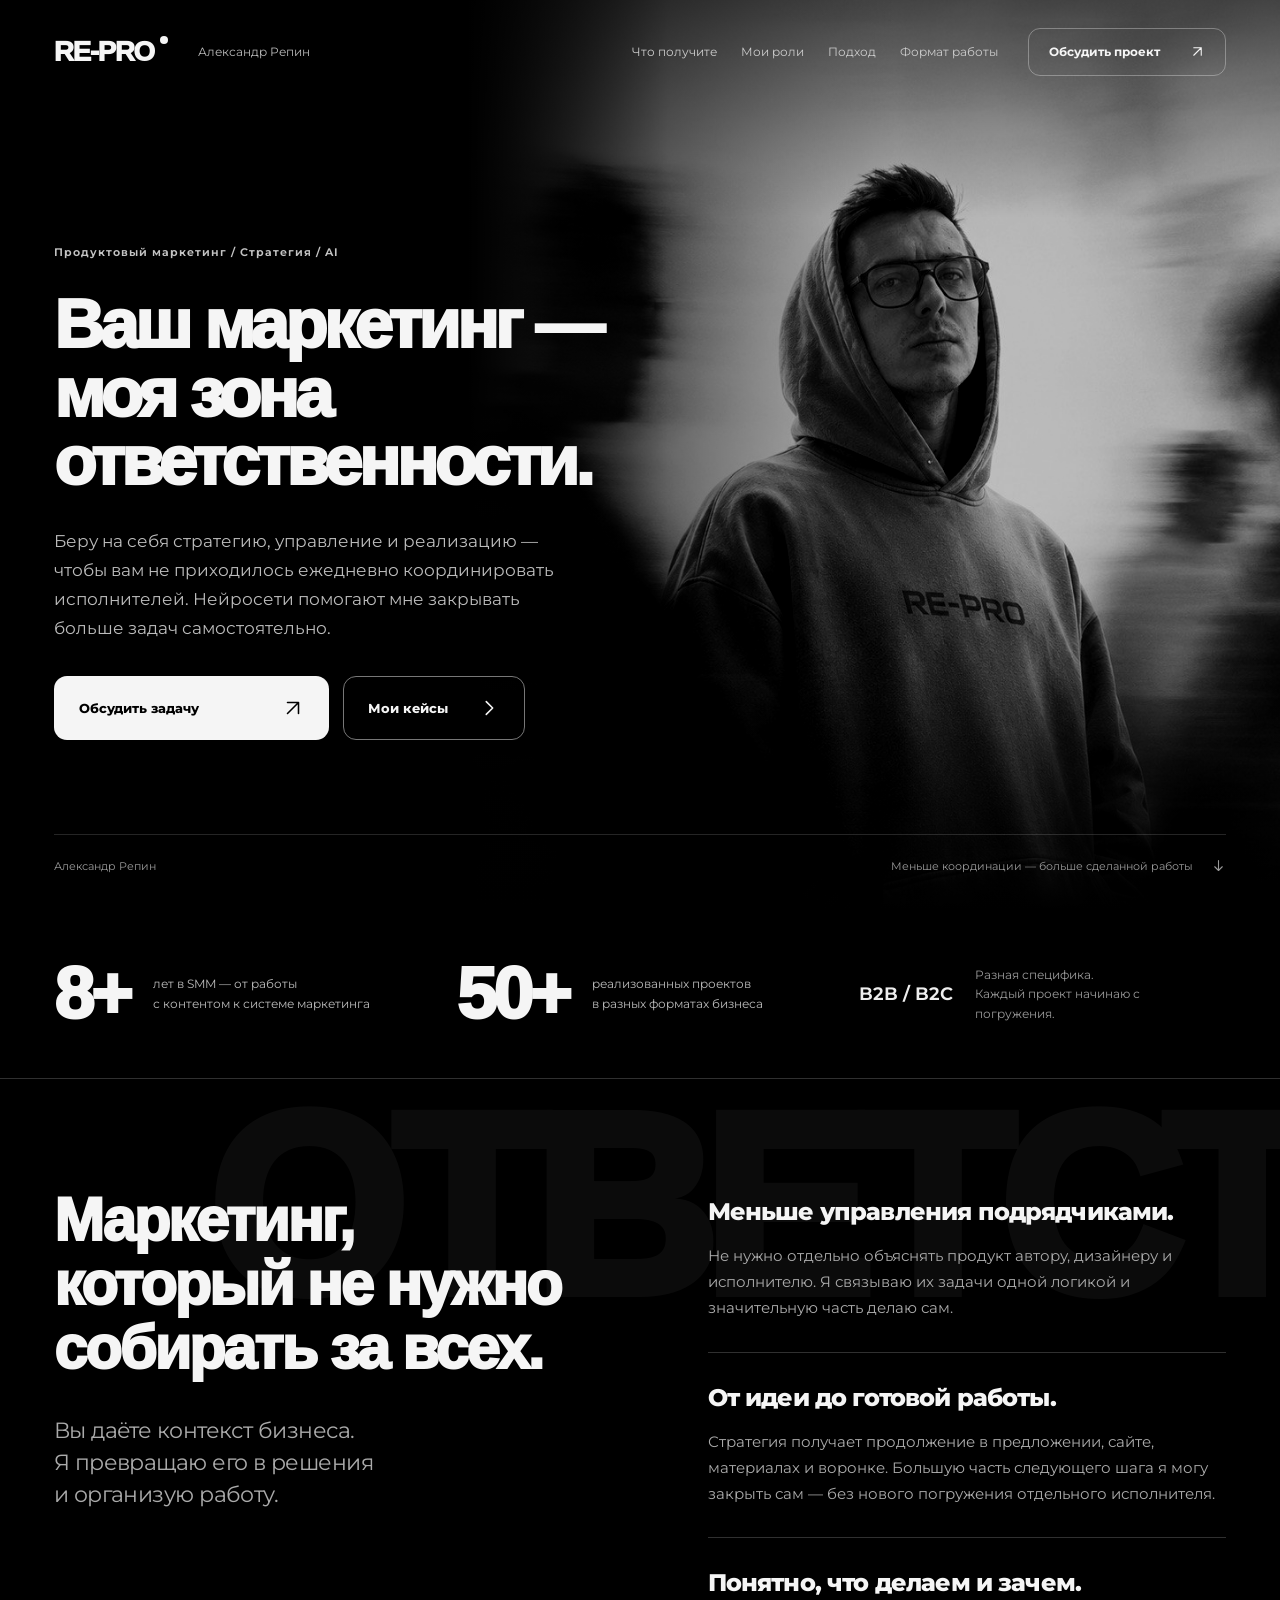
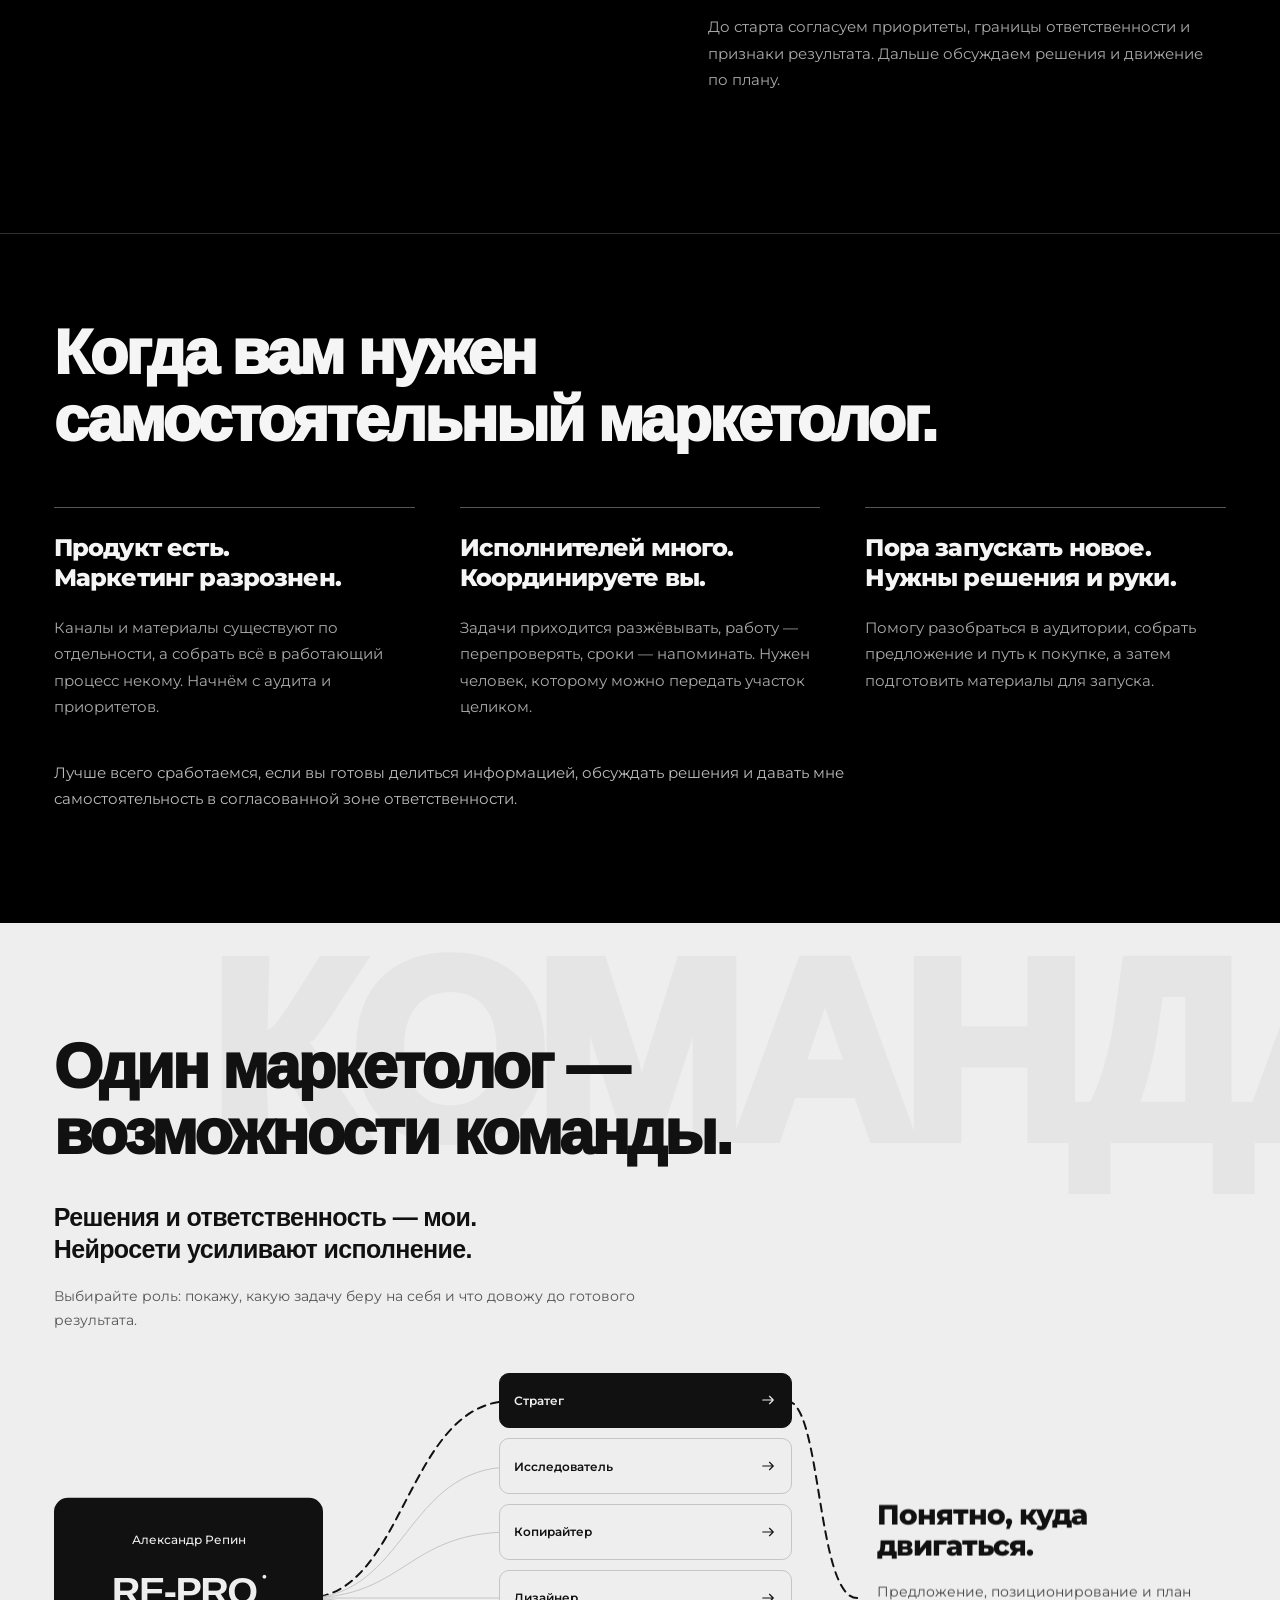
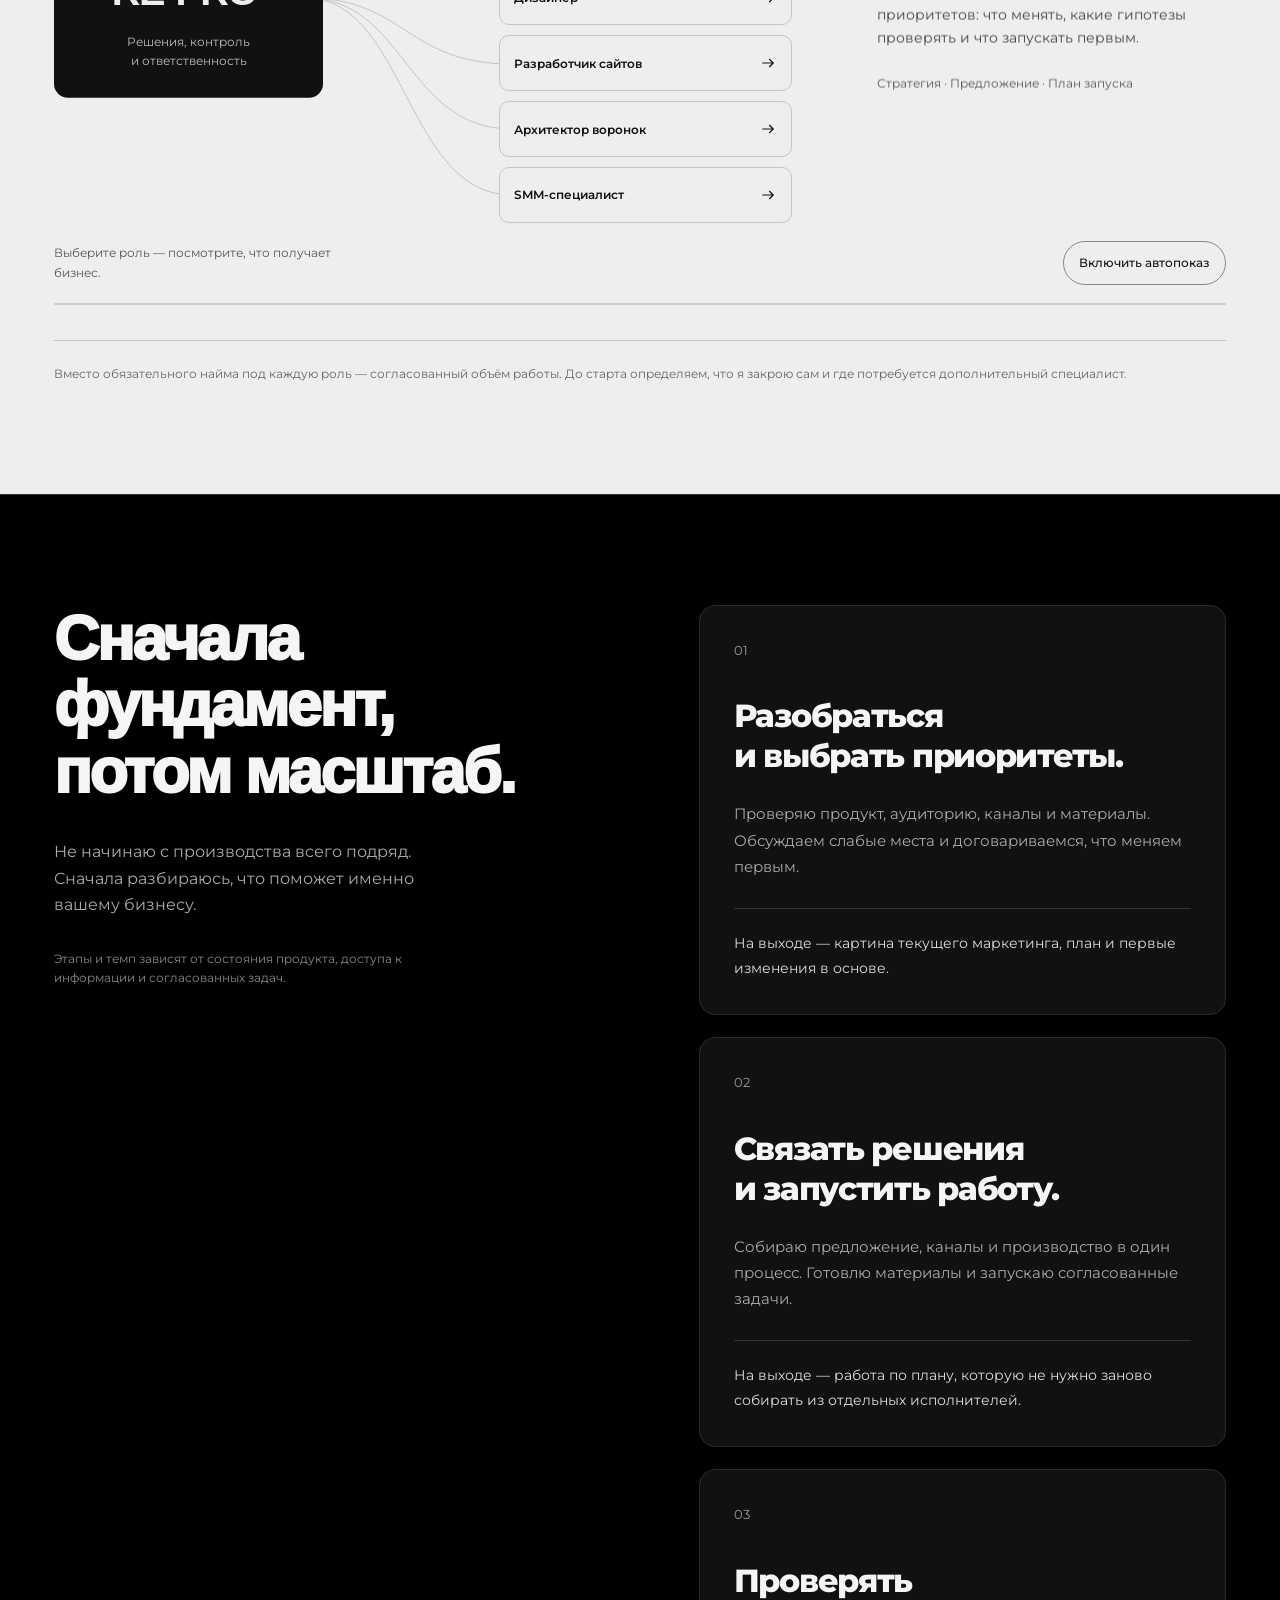
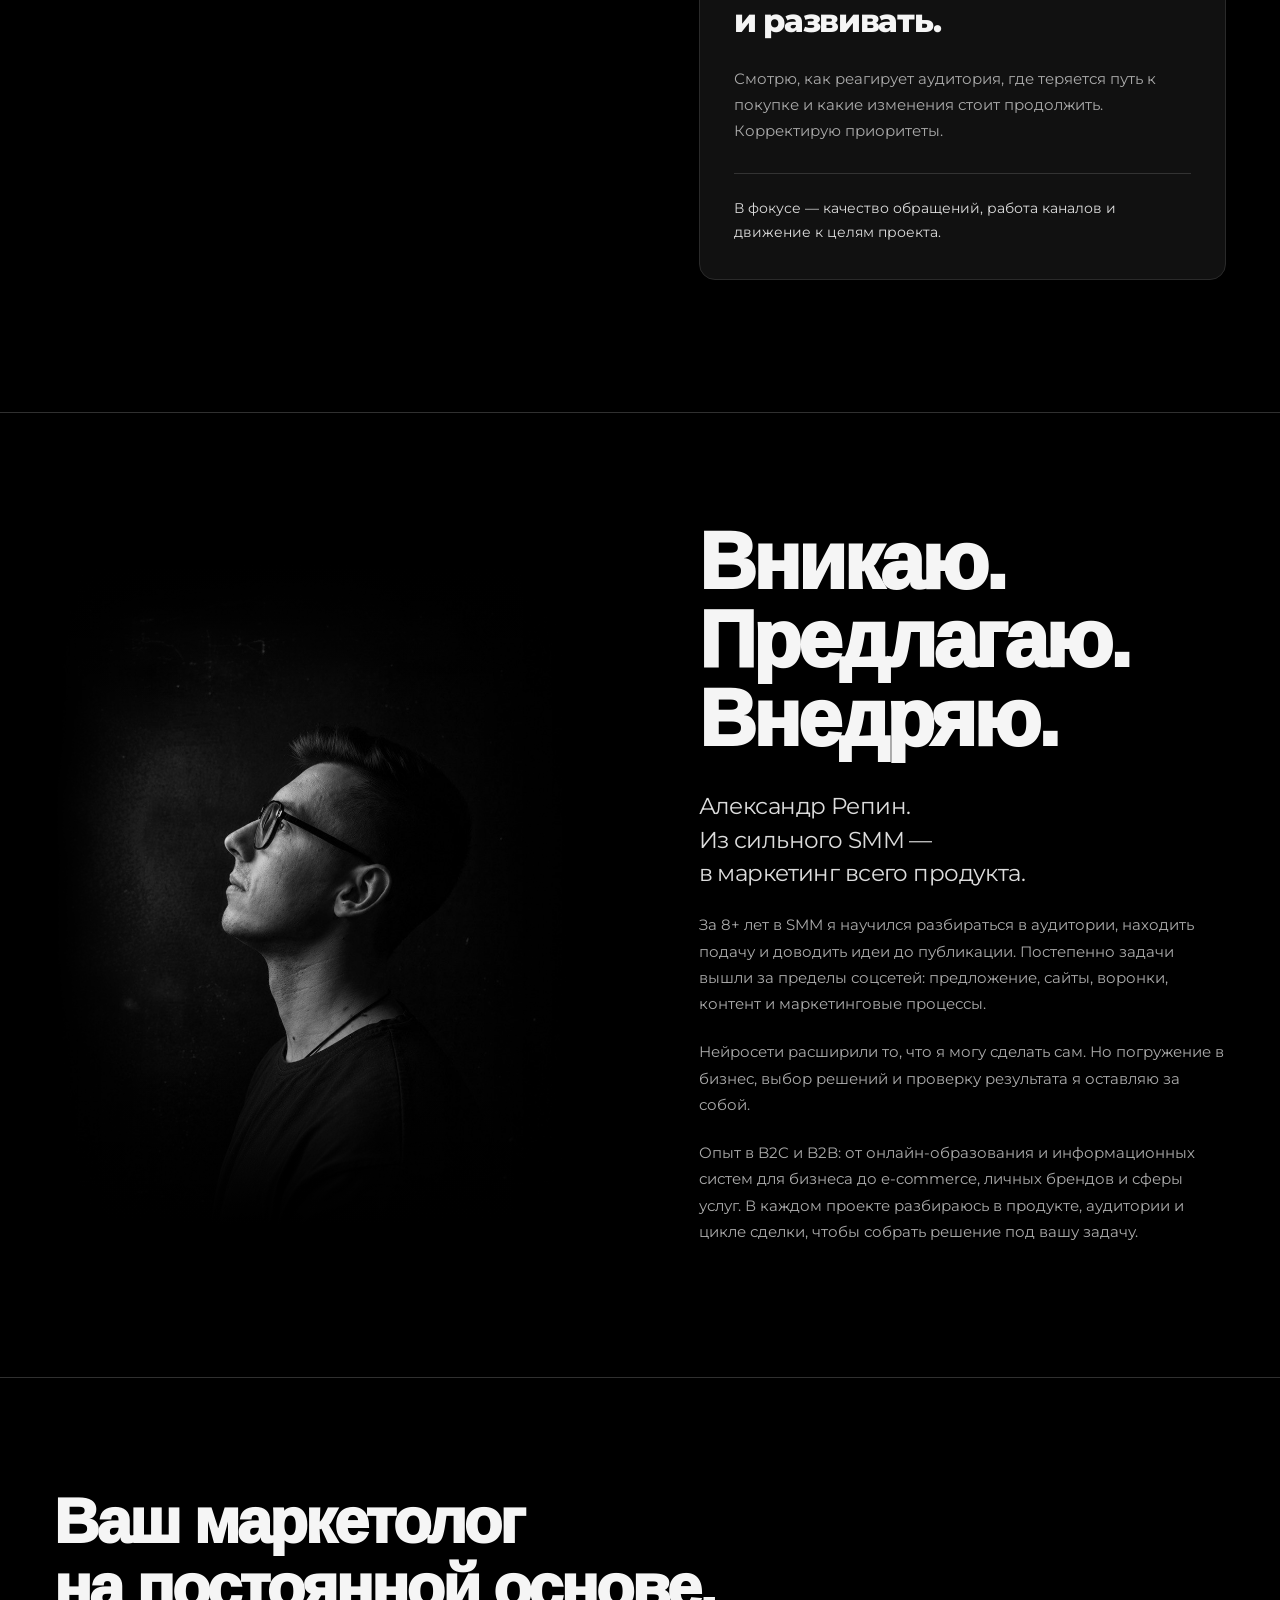
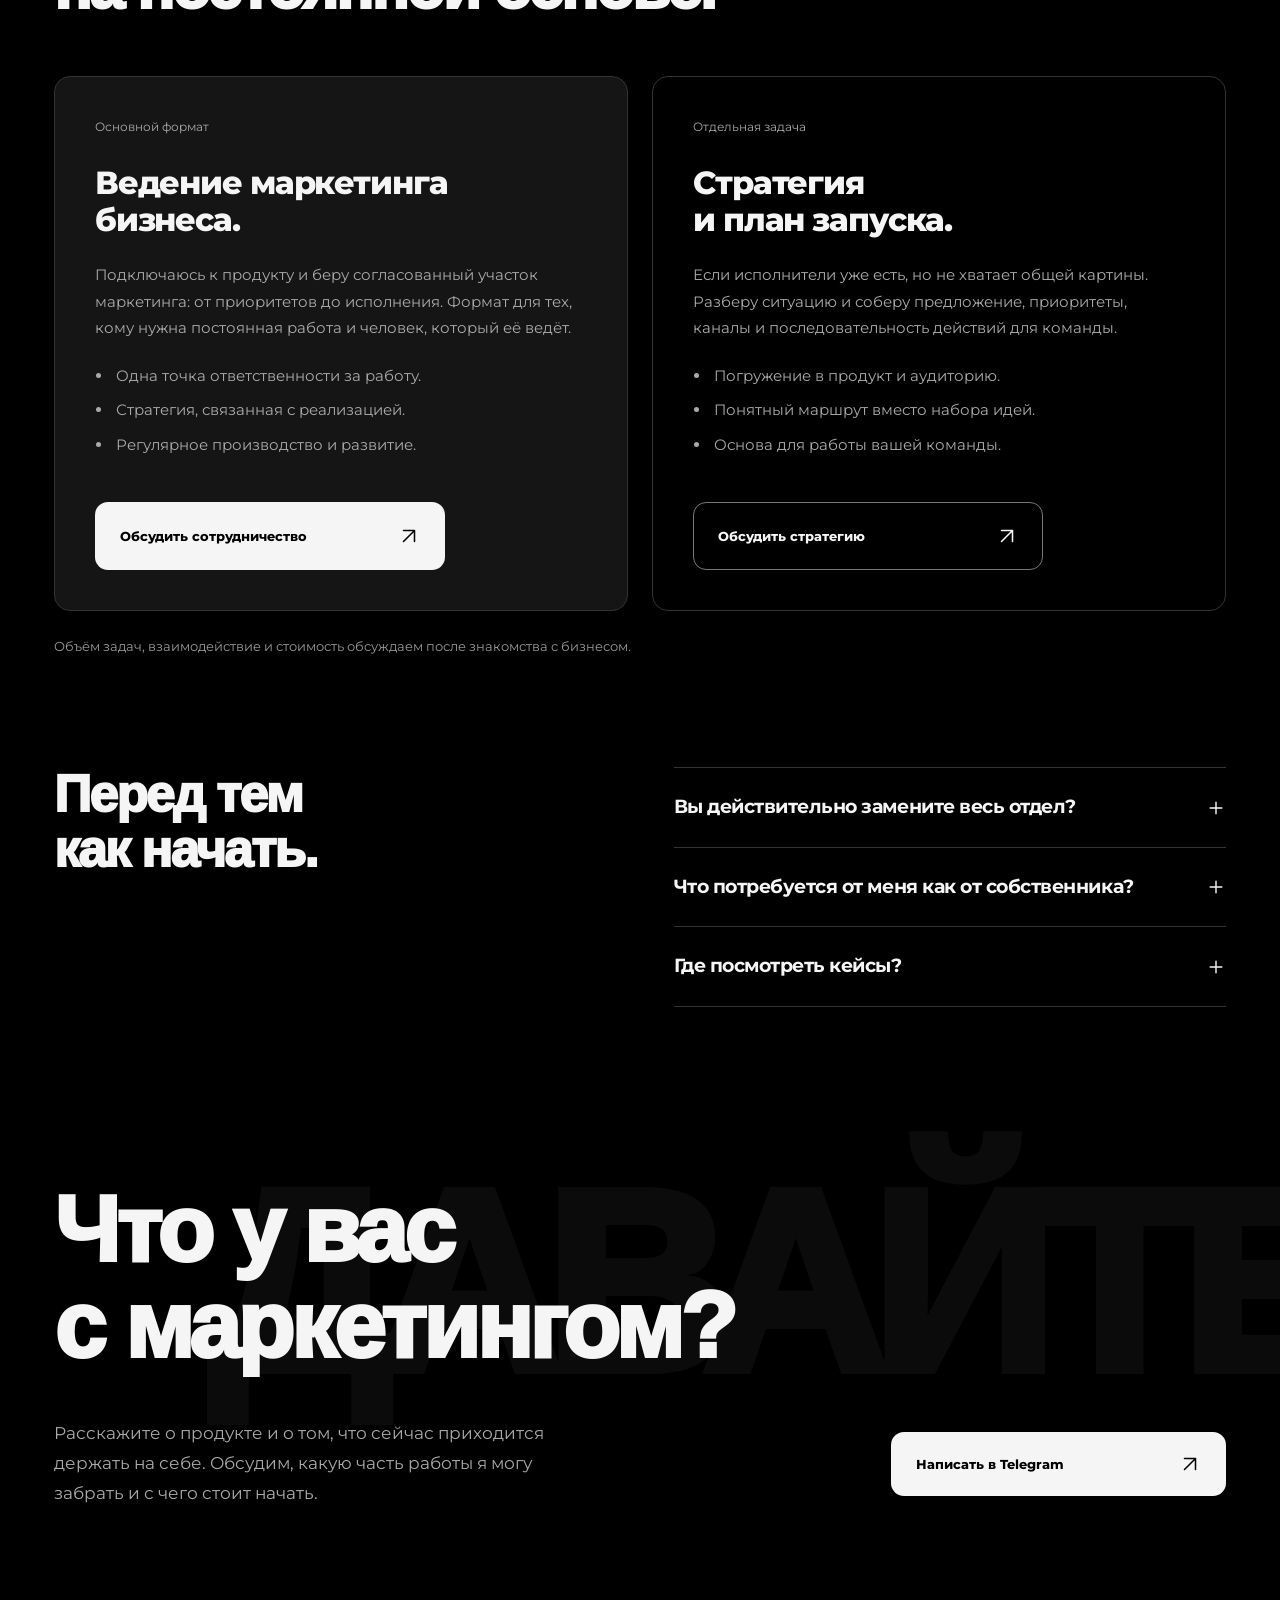
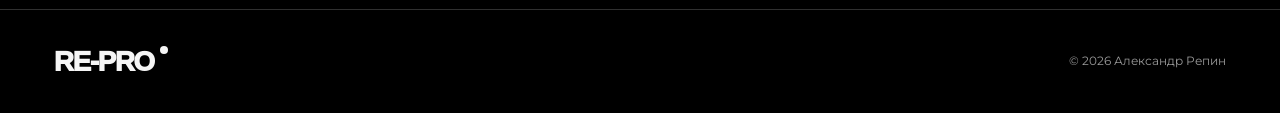
<file: index.html>
<!doctype html>
<html lang="ru">
<head>
<meta charset="utf-8"><meta name="viewport" content="width=device-width,initial-scale=1">
<link rel="icon" type="image/svg+xml" href="assets/favicon.svg"><meta name="theme-color" content="#000000">
<title>Александр Репин — продуктовый маркетолог и маркетинговый стратег | RE-PRO</title>
<link rel="canonical" href="https://rep-pro.ru/">
<meta name="description" content="Александр Репин, самостоятельный маркетолог для бизнеса. Продуктовая стратегия, упаковка, воронки и запуск. Помогаю связать маркетинг в единую систему.">
<meta property="og:type" content="website"><meta property="og:locale" content="ru_RU">
<meta property="og:site_name" content="RE-PRO"><meta property="og:url" content="https://rep-pro.ru/">
<meta property="og:title" content="Александр Репин — продуктовый маркетолог и стратег">
<meta property="og:description" content="Продуктовая стратегия, упаковка и запуск маркетинга для бизнеса.">
<meta property="og:image" content="https://rep-pro.ru/assets/hero.jpg">
<script type="application/ld+json">{"@context":"https://schema.org","@graph":[{"@type":"Person","@id":"https://rep-pro.ru/#alexander-repin","name":"Александр Репин","jobTitle":"Продуктовый маркетолог и маркетинговый стратег","url":"https://rep-pro.ru/","image":"https://rep-pro.ru/assets/portrait.jpg"},{"@type":"WebSite","@id":"https://rep-pro.ru/#website","name":"RE-PRO","url":"https://rep-pro.ru/","inLanguage":"ru","publisher":{"@id":"https://rep-pro.ru/#alexander-repin"}}]}</script>
<link rel="preload" href="assets/fonts/Montserrat-Variable.ttf" as="font" type="font/ttf" crossorigin>
<link rel="stylesheet" href="site.css"><link rel="stylesheet" href="team-scene.css">

<script>
  if (location.protocol === 'https:' && ['rep-pr0.github.io', 'rep-pro.ru', 'www.rep-pro.ru'].includes(location.hostname)) {
    window.ym = window.ym || function () {
      (window.ym.a = window.ym.a || []).push(arguments);
    };
    window.ym.l = Date.now();

    const tag = document.createElement('script');
    tag.async = true;
    tag.src = 'https://mc.yandex.ru/metrika/tag.js?id=102156431';
    document.head.appendChild(tag);

    window.ym(102156431, 'init', {
      accurateTrackBounce: true,
      clickmap: true,
      trackLinks: true
    });
  }
</script>
</head>
<body>
<a class="skip" href="#main">К содержанию</a>
<header class="site-header"><a class="logo" href="#main" aria-label="RE-PRO — в начало">RE-PRO</a><span class="author">Александр Репин</span><nav class="desktop-nav" aria-label="Разделы сайта"><a href="#outcome">Что получите</a><a href="#team">Мои роли</a><a href="#process">Подход</a><a href="#work">Формат работы</a></nav><a class="header-cta" href="https://t.me/repin_proo" target="_blank" rel="noopener noreferrer">Обсудить проект <svg viewBox="0 0 24 24" aria-hidden="true"><path d="M6 18 18 6M6 6h12v12"/></svg></a></header>
<main id="main">
<section class="hero" aria-labelledby="hero-title"><div class="hero-photo" aria-hidden="true"><img src="assets/hero.jpg" alt="" fetchpriority="high" width="1024" height="1280"></div><div class="hero-content"><p class="speciality">Продуктовый маркетинг / Стратегия / AI</p><h1 id="hero-title"><span>Ваш маркетинг —</span><span>моя зона</span><span>ответственности.</span></h1><p class="hero-description">Беру на себя стратегию, управление и реализацию — чтобы вам не приходилось ежедневно координировать исполнителей. Нейросети помогают мне закрывать больше задач самостоятельно.</p><div class="hero-actions"><a class="button button-light" href="https://t.me/repin_proo" target="_blank" rel="noopener noreferrer">Обсудить задачу <svg viewBox="0 0 24 24" aria-hidden="true"><path d="M6 18 18 6M6 6h12v12"/></svg></a><a class="button button-outline" href="cases/">Мои кейсы <svg viewBox="0 0 24 24" aria-hidden="true"><path d="m9 5 7 7-7 7"/></svg></a></div></div><div class="hero-bottom"><span>Александр Репин</span><a href="#outcome">Меньше координации — больше сделанной работы <svg viewBox="0 0 24 24" aria-hidden="true"><path d="M12 4v16m-6-6 6 6 6-6"/></svg></a></div></section>
<section class="experience wrap" aria-label="Опыт"><div class="experience-number"><strong><span data-count="8">8</span>+</strong><p>лет в SMM — от работы<br>с контентом к системе маркетинга</p></div><div class="experience-number"><strong><span data-count="50">50</span>+</strong><p>реализованных проектов<br>в разных форматах бизнеса</p></div><div class="experience-context"><p>B2B / B2C</p><span>Разная специфика.<br>Каждый проект начинаю с погружения.</span></div></section>
<section class="outcome wrap" id="outcome" aria-labelledby="outcome-title"><span class="ghost" aria-hidden="true">ОТВЕТСТВЕННОСТЬ</span><div class="outcome-heading"><h2 id="outcome-title">Маркетинг,<br>который не нужно<br>собирать за всех.</h2><p class="large-copy">Вы даёте контекст бизнеса.<br>Я превращаю его в решения<br>и организую работу.</p></div><div class="outcome-list"><article><span class="outcome-icon" aria-hidden="true"><svg viewBox="0 0 24 24" fill="none" stroke="currentColor" stroke-width="1.5" stroke-linecap="round" stroke-linejoin="round"><path d="M4 7h16M4 12h16M4 17h10"/><path d="M16 15l2 2 3-3"/></svg></span><h3>Меньше управления подрядчиками.</h3><p>Не нужно отдельно объяснять продукт автору, дизайнеру и исполнителю. Я связываю их задачи одной логикой и значительную часть делаю сам.</p></article><article><span class="outcome-icon" aria-hidden="true"><svg viewBox="0 0 24 24" fill="none" stroke="currentColor" stroke-width="1.5" stroke-linecap="round" stroke-linejoin="round"><path d="M4 18 18 4m-7 0h7v7M4 10v8h8"/></svg></span><h3>От идеи до готовой работы.</h3><p>Стратегия получает продолжение в предложении, сайте, материалах и воронке. Большую часть следующего шага я могу закрыть сам — без нового погружения отдельного исполнителя.</p></article><article><span class="outcome-icon" aria-hidden="true"><svg viewBox="0 0 24 24" fill="none" stroke="currentColor" stroke-width="1.5" stroke-linecap="round" stroke-linejoin="round"><path d="M5 5h14v14H5zM8 12l3 3 5-6"/></svg></span><h3>Понятно, что делаем и зачем.</h3><p>До старта согласуем приоритеты, границы ответственности и признаки результата. Дальше обсуждаем решения и движение по плану.</p></article></div></section>
<section class="fit wrap" aria-labelledby="fit-title"><h2 id="fit-title">Когда вам нужен<br>самостоятельный маркетолог.</h2><div class="fit-rows"><article><h3>Продукт есть.<br>Маркетинг разрознен.</h3><p>Каналы и материалы существуют по отдельности, а собрать всё в работающий процесс некому. Начнём с аудита и приоритетов.</p><details class="fit-detail"><summary>Продукт есть. Маркетинг разрознен.</summary><p>Каналы и материалы существуют по отдельности, а собрать всё в работающий процесс некому. Начнём с аудита и приоритетов.</p></details></article><article><h3>Исполнителей много.<br>Координируете вы.</h3><p>Задачи приходится разжёвывать, работу — перепроверять, сроки — напоминать. Нужен человек, которому можно передать участок целиком.</p><details class="fit-detail"><summary>Исполнителей много. Координируете вы.</summary><p>Задачи приходится разжёвывать, работу — перепроверять, сроки — напоминать. Нужен человек, которому можно передать участок целиком.</p></details></article><article><h3>Пора запускать новое.<br>Нужны решения и руки.</h3><p>Помогу разобраться в аудитории, собрать предложение и путь к покупке, а затем подготовить материалы для запуска.</p><details class="fit-detail"><summary>Пора запускать новое. Нужны решения и руки.</summary><p>Помогу разобраться в аудитории, собрать предложение и путь к покупке, а затем подготовить материалы для запуска.</p></details></article></div><p class="fit-note">Лучше всего сработаемся, если вы готовы делиться информацией, обсуждать решения и давать мне самостоятельность в согласованной зоне ответственности.</p></section>
<section class="team-section" id="team" aria-labelledby="team-title"><div class="wrap"><span class="ghost" aria-hidden="true">КОМАНДА</span><h2 id="team-title">Один маркетолог —<br>возможности команды.</h2><p class="team-thesis">Решения и ответственность — мои.<br>Нейросети усиливают исполнение.</p><p class="team-intro">Выбирайте роль: покажу, какую задачу беру на себя и что довожу до готового результата.</p>
<div class="team-scene" data-team-scene>
  <div class="team-canvas">
    <svg class="team-lines" viewBox="0 0 1000 450" preserveAspectRatio="none" aria-hidden="true">
      <path class="team-feeder" d="M90 225H215"/>
      <path data-team-line="strategy" d="M215 225C300 225 300 28 390 28"/>
      <path data-team-line="research" d="M215 225C300 225 300 94 390 94"/>
      <path data-team-line="copy" d="M215 225C300 225 300 159 390 159"/>
      <path data-team-line="design" d="M215 225H390"/>
      <path data-team-line="web" d="M215 225C300 225 300 291 390 291"/>
      <path data-team-line="funnel" d="M215 225C300 225 300 356 390 356"/>
      <path data-team-line="smm" d="M215 225C300 225 300 422 390 422"/>
      <path class="team-result-link" data-team-result-link d="M625 32C655 32 650 225 685 225"/>
    </svg>
    <div class="team-owner"><span class="team-owner-name">Александр Репин</span><strong>RE-PRO<span aria-hidden="true">●</span></strong><p>Решения, контроль<br>и ответственность</p><span class="team-owner-feed" aria-hidden="true"></span></div>
    <div class="team-roles" role="tablist" aria-orientation="vertical" aria-label="Роли, которые я беру на себя. Выберите роль, чтобы увидеть результат работы">
      <button type="button" class="team-role" role="tab" id="team-tab-strategy" data-team-role="strategy" aria-controls="team-result-strategy" aria-selected="true" tabindex="0"><span>Стратег</span><svg viewBox="0 0 24 24" aria-hidden="true"><path d="M5 12h14m-5-5 5 5-5 5"/></svg></button>
      <button type="button" class="team-role" role="tab" id="team-tab-research" data-team-role="research" aria-controls="team-result-research" aria-selected="false" tabindex="-1"><span>Исследователь</span><svg viewBox="0 0 24 24" aria-hidden="true"><path d="M5 12h14m-5-5 5 5-5 5"/></svg></button>
      <button type="button" class="team-role" role="tab" id="team-tab-copy" data-team-role="copy" aria-controls="team-result-copy" aria-selected="false" tabindex="-1"><span>Копирайтер</span><svg viewBox="0 0 24 24" aria-hidden="true"><path d="M5 12h14m-5-5 5 5-5 5"/></svg></button>
      <button type="button" class="team-role" role="tab" id="team-tab-design" data-team-role="design" aria-controls="team-result-design" aria-selected="false" tabindex="-1"><span>Дизайнер</span><svg viewBox="0 0 24 24" aria-hidden="true"><path d="M5 12h14m-5-5 5 5-5 5"/></svg></button>
      <button type="button" class="team-role" role="tab" id="team-tab-web" data-team-role="web" aria-controls="team-result-web" aria-selected="false" tabindex="-1"><span>Разработчик сайтов</span><svg viewBox="0 0 24 24" aria-hidden="true"><path d="M5 12h14m-5-5 5 5-5 5"/></svg></button>
      <button type="button" class="team-role" role="tab" id="team-tab-funnel" data-team-role="funnel" aria-controls="team-result-funnel" aria-selected="false" tabindex="-1"><span>Архитектор воронок</span><svg viewBox="0 0 24 24" aria-hidden="true"><path d="M5 12h14m-5-5 5 5-5 5"/></svg></button>
      <button type="button" class="team-role" role="tab" id="team-tab-smm" data-team-role="smm" aria-controls="team-result-smm" aria-selected="false" tabindex="-1"><span>SMM-специалист</span><svg viewBox="0 0 24 24" aria-hidden="true"><path d="M5 12h14m-5-5 5 5-5 5"/></svg></button>
    </div>
  <div class="team-results">
    <article class="team-output" role="tabpanel" aria-labelledby="team-tab-strategy" id="team-result-strategy" data-team-result="strategy"><h3>Понятно, куда двигаться.</h3><p>Предложение, позиционирование и план приоритетов: что менять, какие гипотезы проверять и что запускать первым.</p><span>Стратегия · Предложение · План запуска</span></article>
    <article class="team-output" role="tabpanel" aria-labelledby="team-tab-research" id="team-result-research" data-team-result="research"><h3>Есть основания для решений.</h3><p>Разбираюсь в рынке, конкурентах и покупателях. Находим вопросы, барьеры и аргументы, которые важны вашей аудитории.</p><span>Рынок · Аудитория · Конкуренты</span></article>
    <article class="team-output" role="tabpanel" aria-labelledby="team-tab-copy" id="team-result-copy" data-team-result="copy"><h3>Продукт становится понятнее.</h3><p>Объясняю ценность продукта в текстах для сайта, экспертных и SEO-статьях, письмах и публикациях. Сохраняю голос бренда в каждом формате.</p><span>Сайт · Статьи · Email · Соцсети</span></article>
    <article class="team-output" role="tabpanel" aria-labelledby="team-tab-design" id="team-result-design" data-team-result="design"><h3>У бренда единый визуальный язык.</h3><p>Создаю баннеры, обложки, презентации и визуальные материалы, которые поддерживают предложение и узнаются в разных каналах.</p><span>Баннеры · Обложки · Презентации</span></article>
    <article class="team-output" role="tabpanel" aria-labelledby="team-tab-web" id="team-result-web" data-team-result="web"><h3>У предложения есть точка входа.</h3><p>Собираю посадочные страницы и дорабатываю сайт под задачу: структура, смысл, визуал и понятное действие для посетителя.</p><span>Сайт · Лендинг · Доработки</span></article>
    <article class="team-output" role="tabpanel" aria-labelledby="team-tab-funnel" id="team-result-funnel" data-team-result="funnel"><h3>Каналы работают в одной логике.</h3><p>Связываю страницы, контент и письма в путь клиента: от первого знакомства до обращения. Продумываю следующий шаг на каждом этапе.</p><span>Путь клиента · Сценарии · Письма</span></article>
    <article class="team-output" role="tabpanel" aria-labelledby="team-tab-smm" id="team-result-smm" data-team-result="smm"><h3>Соцсети поддерживают продукт.</h3><p>От контент-плана и ТЗ на съёмку до видео, монтажа и озвучки. Связываю контент с предложением и общей логикой маркетинга.</p><span>Контент · Видео · Монтаж · Озвучка</span></article>
  </div>
  </div>
  <div class="team-controls"><p>Выберите роль — посмотрите, что получает бизнес.</p><button type="button" class="team-play" data-team-play aria-pressed="false">Приостановить показ</button></div>
  
  <div class="team-progress" aria-hidden="true"><span></span></div>
  <p class="team-sr" data-team-status aria-live="polite" aria-atomic="true"></p>
</div>

<p class="team-footnote">Вместо обязательного найма под каждую роль — согласованный объём работы. До старта определяем, что я закрою сам и где потребуется дополнительный специалист.</p></div></section>

<section class="process wrap" id="process" aria-labelledby="process-title"><div class="process-sticky"><h2 id="process-title">Сначала<br>фундамент,<br>потом масштаб.</h2><p>Не начинаю с производства всего подряд. Сначала разбираюсь, что поможет именно вашему бизнесу.</p><p class="small-copy">Этапы и темп зависят от состояния продукта, доступа к информации и согласованных задач.</p></div><div class="stage-list"><article class="stage"><span class="stage-number" aria-hidden="true">01</span><h3>Разобраться<br>и выбрать приоритеты.</h3><p>Проверяю продукт, аудиторию, каналы и материалы. Обсуждаем слабые места и договариваемся, что меняем первым.</p><p class="stage-result">На выходе — картина текущего маркетинга, план и первые изменения в основе.</p></article><article class="stage"><span class="stage-number" aria-hidden="true">02</span><h3>Связать решения<br>и запустить работу.</h3><p>Собираю предложение, каналы и производство в один процесс. Готовлю материалы и запускаю согласованные задачи.</p><p class="stage-result">На выходе — работа по плану, которую не нужно заново собирать из отдельных исполнителей.</p></article><article class="stage"><span class="stage-number" aria-hidden="true">03</span><h3>Проверять<br>и развивать.</h3><p>Смотрю, как реагирует аудитория, где теряется путь к покупке и какие изменения стоит продолжить. Корректирую приоритеты.</p><p class="stage-result">В фокусе — качество обращений, работа каналов и движение к целям проекта.</p></article></div></section>
<section class="about wrap" aria-labelledby="about-title"><div class="portrait"><img src="assets/portrait.jpg" alt="Александр Репин" width="1093" height="1280" loading="lazy"></div><div><h2 id="about-title">Вникаю.<br>Предлагаю.<br>Внедряю.</h2><p class="large-copy">Александр Репин.<br>Из сильного SMM —<br>в маркетинг всего продукта.</p><p>За 8+ лет в SMM я научился разбираться в аудитории, находить подачу и доводить идеи до публикации. Постепенно задачи вышли за пределы соцсетей: предложение, сайты, воронки, контент и маркетинговые процессы.</p><p>Нейросети расширили то, что я могу сделать сам. Но погружение в бизнес, выбор решений и проверку результата я оставляю за собой.</p><p>Опыт в B2C и B2B: от онлайн-образования и информационных систем для бизнеса до e-commerce, личных брендов и сферы услуг. В каждом проекте разбираюсь в продукте, аудитории и цикле сделки, чтобы собрать решение под вашу задачу.</p></div></section>
<section class="work wrap" id="work" aria-labelledby="work-title"><h2 id="work-title">Ваш маркетолог<br>на постоянной основе.</h2><div class="work-grid"><article class="work-card work-primary"><span class="work-tag">Основной формат</span><h3>Ведение маркетинга бизнеса.</h3><p>Подключаюсь к продукту и беру согласованный участок маркетинга: от приоритетов до исполнения. Формат для тех, кому нужна постоянная работа и человек, который её ведёт.</p><ul><li>Одна точка ответственности за работу.</li><li>Стратегия, связанная с реализацией.</li><li>Регулярное производство и развитие.</li></ul><a class="button button-light" href="https://t.me/repin_proo" target="_blank" rel="noopener noreferrer">Обсудить сотрудничество <svg viewBox="0 0 24 24" aria-hidden="true"><path d="M6 18 18 6M6 6h12v12"/></svg></a></article><article class="work-card"><span class="work-tag">Отдельная задача</span><h3>Стратегия<br>и план запуска.</h3><p>Если исполнители уже есть, но не хватает общей картины. Разберу ситуацию и соберу предложение, приоритеты, каналы и последовательность действий для команды.</p><ul><li>Погружение в продукт и аудиторию.</li><li>Понятный маршрут вместо набора идей.</li><li>Основа для работы вашей команды.</li></ul><a class="button button-outline" href="https://t.me/repin_proo" target="_blank" rel="noopener noreferrer">Обсудить стратегию <svg viewBox="0 0 24 24" aria-hidden="true"><path d="M6 18 18 6M6 6h12v12"/></svg></a></article></div><p class="work-note">Объём задач, взаимодействие и стоимость обсуждаем после знакомства с бизнесом.</p></section>
<section class="questions wrap" aria-labelledby="questions-title"><h2 id="questions-title">Перед тем<br>как начать.</h2><div class="services"><details name="questions"><summary>Вы действительно замените весь отдел? <svg viewBox="0 0 24 24" aria-hidden="true"><path d="M5 12h14M12 5v14"/></svg></summary><div><p>Я совмещаю несколько ролей и сам выполняю большой объём работы. Это снижает потребность собирать отдельных исполнителей под каждую задачу. Но состав работы и необходимый ресурс зависят от проекта — договариваемся о них до старта.</p></div></details><details name="questions"><summary>Что потребуется от меня как от собственника? <svg viewBox="0 0 24 24" aria-hidden="true"><path d="M5 12h14M12 5v14"/></svg></summary><div><p>Контекст бизнеса, доступ к нужной информации и решения там, где без вас не обойтись. На старте согласуем приоритеты, порядок общения и границы самостоятельности. Ежедневно ставить мне каждую мелкую задачу не нужно.</p></div></details><details name="questions"><summary>Где посмотреть кейсы? <svg viewBox="0 0 24 24" aria-hidden="true"><path d="M5 12h14M12 5v14"/></svg></summary><div><p>Раздел готовлю к публикации. Пока можно написать мне: обсудим вашу задачу и релевантный опыт, а также то, какие материалы я могу показать. <a href="cases/">Перейти в раздел кейсов</a>.</p></div></details></div></section>
<section class="contact wrap" id="contact" aria-labelledby="contact-title"><span class="ghost" aria-hidden="true">ДАВАЙТЕ ОБСУДИМ</span><h2 id="contact-title">Что у вас<br>с маркетингом?</h2><div class="contact-bottom"><p>Расскажите о продукте и о том, что сейчас приходится держать на себе. Обсудим, какую часть работы я могу забрать и с чего стоит начать.</p><a class="button button-light" href="https://t.me/repin_proo" target="_blank" rel="noopener noreferrer">Написать в Telegram <svg viewBox="0 0 24 24" aria-hidden="true"><path d="M6 18 18 6M6 6h12v12"/></svg></a></div></section>
</main>
<footer class="wrap"><a class="logo" href="#main">RE-PRO</a><span>© 2026 Александр Репин</span></footer>
<button class="to-top" type="button" aria-label="Наверх" hidden><svg viewBox="0 0 24 24" aria-hidden="true"><path d="M12 20V4m-6 6 6-6 6 6"/></svg></button>
<script src="site.js"></script><script src="team-scene.js"></script>
</body></html>
</file>
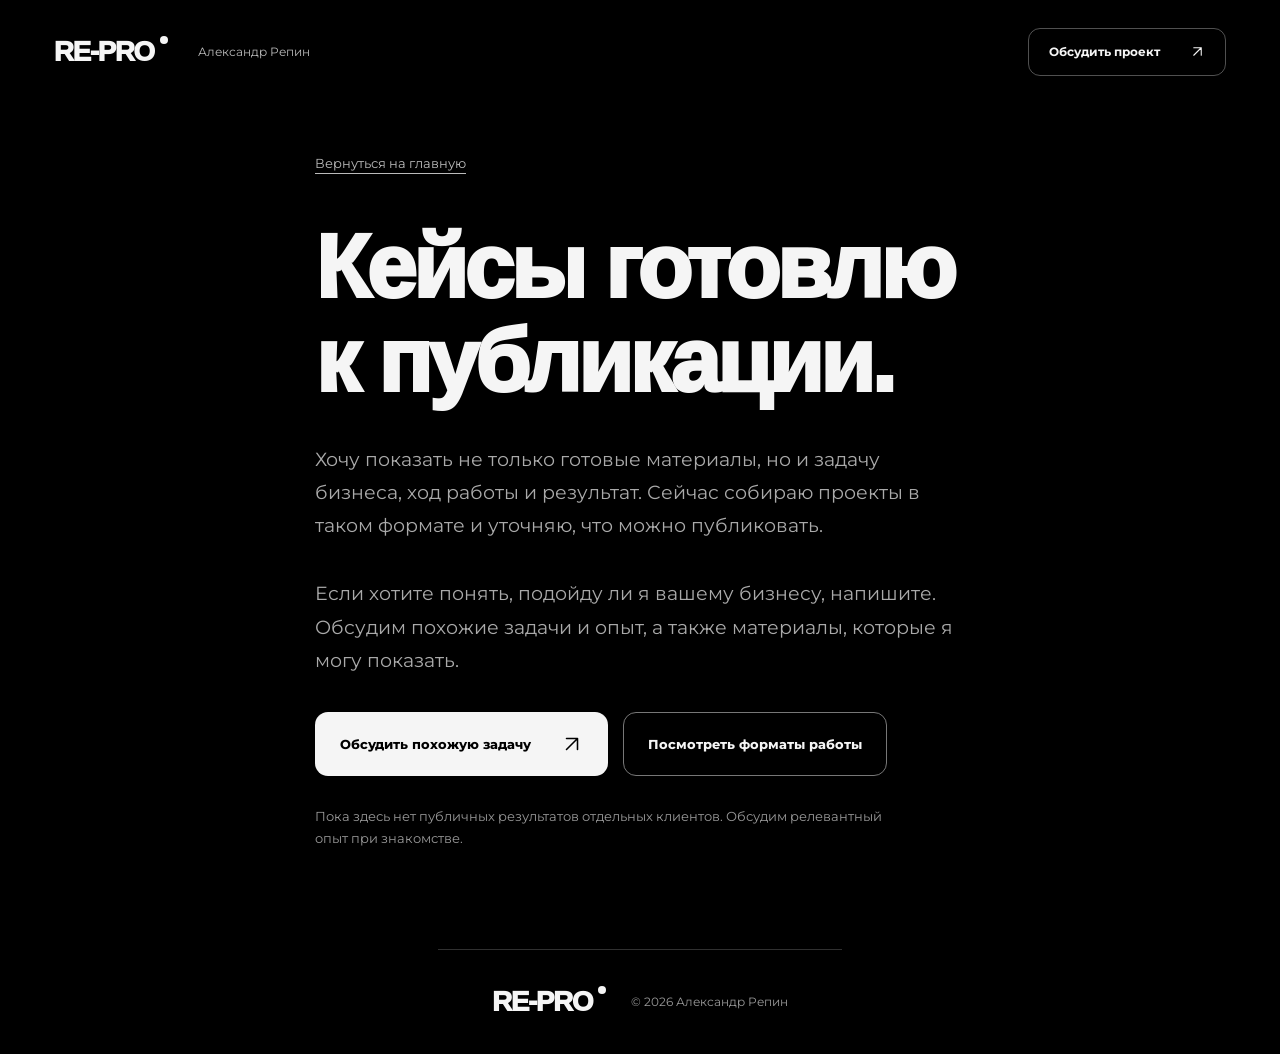
<file: cases/index.html>
<!doctype html><html lang="ru"><head><meta charset="utf-8"><meta name="viewport" content="width=device-width,initial-scale=1"><link rel="icon" type="image/svg+xml" href="../assets/favicon.svg"><meta name="robots" content="noindex,nofollow"><meta name="theme-color" content="#000000"><title>Кейсы — Александр Репин</title><link rel="stylesheet" href="../site.css"><style>.case-page{min-height:100svh;display:flex;flex-direction:column}.case-page main{flex:1;padding-top:150px;padding-bottom:100px}.case-page h1{font-size:clamp(44px,7vw,104px);max-width:1100px;line-height:1.04;margin:45px 0 35px}.case-page .case-copy{max-width:650px;font-size:19px;line-height:1.75;color:#aaa;margin-bottom:35px}.case-page .case-back{font-size:13px;color:#bbb;text-decoration:underline}.case-page .case-actions{display:flex;gap:15px;flex-wrap:wrap}.case-page .case-note{font-size:13px;color:#999;max-width:580px;margin:30px 0 0}@media(max-width:600px){.case-page main{padding-top:105px}.case-page h1{font-size:42px}.case-page .case-copy{font-size:16px}.case-page .case-actions{flex-direction:column;align-items:flex-start}.case-page .case-actions .button{width:100%}}</style>
<script>
  if (location.protocol === 'https:' && ['rep-pr0.github.io', 'rep-pro.ru', 'www.rep-pro.ru'].includes(location.hostname)) {
    window.ym = window.ym || function () {
      (window.ym.a = window.ym.a || []).push(arguments);
    };
    window.ym.l = Date.now();

    const tag = document.createElement('script');
    tag.async = true;
    tag.src = 'https://mc.yandex.ru/metrika/tag.js?id=102156431';
    document.head.appendChild(tag);

    window.ym(102156431, 'init', {
      accurateTrackBounce: true,
      clickmap: true,
      trackLinks: true
    });
  }
</script>
</head><body class="case-page"><header class="site-header"><a class="logo" href="../">RE-PRO</a><span class="author">Александр Репин</span><a class="header-cta" href="https://t.me/repin_proo" target="_blank" rel="noopener noreferrer">Обсудить проект <svg viewBox="0 0 24 24" aria-hidden="true"><path d="M6 18 18 6M6 6h12v12"/></svg></a></header><main class="wrap"><a class="case-back" href="../">Вернуться на главную</a><h1>Кейсы готовлю<br>к публикации.</h1><p class="case-copy">Хочу показать не только готовые материалы, но и задачу бизнеса, ход работы и результат. Сейчас собираю проекты в таком формате и уточняю, что можно публиковать.</p><p class="case-copy">Если хотите понять, подойду ли я вашему бизнесу, напишите. Обсудим похожие задачи и опыт, а также материалы, которые я могу показать.</p><div class="case-actions"><a class="button button-light" href="https://t.me/repin_proo" target="_blank" rel="noopener noreferrer">Обсудить похожую задачу <svg viewBox="0 0 24 24" aria-hidden="true"><path d="M6 18 18 6M6 6h12v12"/></svg></a><a class="button button-outline" href="../#work">Посмотреть форматы работы</a></div><p class="case-note">Пока здесь нет публичных результатов отдельных клиентов. Обсудим релевантный опыт при знакомстве.</p></main><footer class="wrap"><a class="logo" href="../">RE-PRO</a><span>© 2026 Александр Репин</span></footer></body></html>
</file>
<file: site.css>
@font-face{font-family:Montserrat;src:url('assets/fonts/Montserrat-Variable.ttf') format('truetype');font-weight:100 900;font-display:swap}
:root{color-scheme:dark;--bg:#000;--paper:#f5f5f5;--muted:#aaa;--line:#303030;--display:'Arial Black',Arial,sans-serif;--body:Montserrat,Arial,sans-serif}
*{box-sizing:border-box}html{scroll-behavior:smooth;scroll-padding-top:100px}body{margin:0;background:var(--bg);color:var(--paper);font:400 16px/1.65 var(--body);-webkit-font-smoothing:antialiased}a{color:inherit;text-decoration:none}button{font:inherit;color:inherit}button,a{-webkit-tap-highlight-color:transparent}svg{width:22px;height:22px;fill:none;stroke:currentColor;stroke-width:1.7;stroke-linecap:round;stroke-linejoin:round;flex-shrink:0}a:focus-visible,button:focus-visible,summary:focus-visible{outline:2px solid currentColor;outline-offset:6px}::selection{background:#ddd;color:#000}::-webkit-scrollbar{width:9px}::-webkit-scrollbar-track{background:#090909}::-webkit-scrollbar-thumb{background:#555;border:2px solid #090909;border-radius:8px}a:not(.button):not(.logo){text-underline-offset:5px}p{margin:0 0 22px}h1,h2,h3{margin:0;font-weight:800;line-height:1.06}h1,h2{font-family:var(--display);font-weight:950;letter-spacing:-.04em}h2{font-size:clamp(42px,4.9vw,72px);max-width:1100px}h3{font-size:25px;letter-spacing:-.035em;line-height:1.25}img{display:block;max-width:100%}.wrap{max-width:1600px;margin:0 auto;padding:110px 4.2vw}.skip{position:fixed;z-index:99;left:20px;top:-100px;background:#fff;color:#000;padding:12px 18px}.skip:focus-visible{top:15px}.logo{font-family:var(--display);font-weight:950;font-size:28px;letter-spacing:-1.5px;position:relative;padding-right:14px;white-space:nowrap;line-height:1.2}.logo:after{content:'';width:8px;height:8px;border-radius:50%;background:currentColor;position:absolute;right:0;top:1px}.site-header{position:absolute;z-index:9;inset:0 0 auto;display:flex;align-items:center;gap:30px;padding:28px 4.2vw;min-height:96px}.author{font-size:12px;color:#b9b9b9;white-space:nowrap}.desktop-nav{display:flex;gap:24px;margin-left:auto;font-size:11px;color:#ccc;line-height:1.4}.desktop-nav a:hover{color:#fff}.header-cta{display:flex;gap:30px;align-items:center;padding:13px 20px;border:1px solid #ffffff50;border-radius:12px;font-size:12px;font-weight:700;white-space:nowrap;transition:background .2s}.header-cta:hover{background:#ffffff20}.header-cta svg{width:15px;height:15px}.hero{position:relative;min-height:max(900px,100svh);overflow:clip;isolation:isolate}.hero-photo{position:absolute;inset:0;z-index:-1;animation:photo-reveal 2.8s cubic-bezier(.16,1,.3,1) both}.hero-photo img{position:absolute;right:-6%;top:0;width:68%;height:100%;max-width:none;object-fit:cover;object-position:50% 38%;filter:grayscale(1) brightness(.72) contrast(1.15);mask-image:linear-gradient(90deg,transparent,#000 22%);animation:portrait-drift 4.8s cubic-bezier(.16,1,.3,1) both}.hero-photo:after{content:'';position:absolute;inset:0;background:linear-gradient(90deg,#000 16%,#000e 31%,#0008 48%,transparent 70%),linear-gradient(0deg,#000 0%,transparent 28%,transparent 76%,#0009 100%)}.hero-content{padding-top:clamp(225px,27vh,310px);padding-bottom:170px;margin:0 4.2vw;max-width:1000px}.speciality{font-size:11px;letter-spacing:1px;color:#c4c4c4;font-weight:650;margin-bottom:29px}.hero h1{font-size:clamp(48px,5.4vw,88px);line-height:.99;letter-spacing:-.055em;margin-bottom:32px}.hero h1 span{display:block;white-space:nowrap;animation:hero-line 1.5s cubic-bezier(.16,1,.3,1) both}.hero h1 span:nth-child(2){animation-delay:.15s}.hero h1 span:nth-child(3){animation-delay:.3s}.hero-description{max-width:500px;color:#bcbcbc;font-size:17px;line-height:1.7;animation:copy-in 1.5s ease-out .35s both}.hero-actions{display:flex;align-items:center;gap:14px;margin-top:33px;animation:copy-in 1.5s ease-out .5s both}.button{display:inline-flex;align-items:center;justify-content:space-between;gap:30px;min-height:64px;border:1px solid transparent;padding:20px 24px;border-radius:13px;font-size:13px;font-weight:750;line-height:1.4;transition:background .2s,transform .2s;max-width:100%}.button:hover{transform:translateY(-2px)}.button-light{background:var(--paper);color:#000}.button-light:hover{background:#d7d7d7}.button-outline{border-color:#777;background:transparent}.button-outline:hover{background:#ffffff10}.hero-actions .button-light{min-width:275px}.hero-actions .button-outline{min-width:176px}.hero-bottom{position:absolute;bottom:35px;left:4.2vw;right:4.2vw;border-top:1px solid #ffffff25;padding-top:22px;display:flex;justify-content:space-between;align-items:center;gap:20px;font-size:11px;color:#999}.hero-bottom a{display:flex;align-items:center;gap:18px}.hero-bottom svg{width:15px;height:15px}.experience{display:grid;grid-template-columns:1fr 1fr 1fr;gap:35px;padding-top:48px;padding-bottom:48px;border-bottom:1px solid var(--line)}.experience-number{display:flex;gap:24px;align-items:center}.experience strong{font-family:var(--display);font-weight:950;letter-spacing:-.05em;font-size:72px;line-height:1;white-space:nowrap;font-variant-numeric:tabular-nums}.experience p{font-size:12px;color:#bbb;margin:0;line-height:1.7}.experience-context{justify-self:end}.experience-context>p{font-size:20px;font-weight:650;color:#eee;line-height:1.45;margin-bottom:8px}.experience-context>span{font-size:11px;line-height:1.6;color:#999;display:block}.outcome{position:relative;isolation:isolate;display:grid;grid-template-columns:1.08fr 1fr;gap:8%;overflow:clip}.ghost{position:absolute;top:35px;left:16%;z-index:-1;white-space:nowrap;font:950 clamp(140px,20vw,300px)/1 var(--display);letter-spacing:-.06em;color:currentColor;opacity:.045;pointer-events:none;user-select:none;transform:translateY(var(--ghost-y,0px))}.outcome h2{font-size:clamp(40px,4.7vw,69px)}.large-copy{font-size:25px;line-height:1.45;letter-spacing:-.025em}.outcome .large-copy{margin:35px 0 0;color:#aaa;font-size:22px}.outcome-list article{padding:30px 0;border-top:1px solid var(--line)}.outcome-list article:first-child{padding-top:8px;border-top:0}.outcome-list h3{font-size:24px;margin-bottom:16px}.outcome-list p{color:#aaa;font-size:15px;line-height:1.75;max-width:540px;margin:0}.fit{padding-top:85px;border-top:1px solid var(--line)}.fit h2{margin-bottom:55px}.fit-rows{display:grid;grid-template-columns:repeat(3,minmax(0,1fr));gap:45px}.fit-rows article{border-top:1px solid #555;padding-top:25px}.fit-rows h3{font-size:24px;margin-bottom:22px}.fit-rows p{font-size:15px;color:#aaa;line-height:1.75;margin:0}.fit-note{color:#bbb;font-size:15px;line-height:1.75;max-width:800px;margin:40px 0 0}.team-section{background:#eee;color:#111;overflow:clip;position:relative;isolation:isolate;color-scheme:light}.team-section .wrap{position:relative;isolation:isolate}.team-section .ghost{opacity:.035}.team-section h2{font-size:clamp(40px,4.9vw,72px);max-width:1180px}.team-thesis{font-family:var(--display);font-weight:900;font-size:25px;line-height:1.3;letter-spacing:-.025em;margin:35px 0 18px}.team-intro{max-width:660px;color:#555;font-size:14px;line-height:1.75;margin:0 0 40px}.team-footnote{border-top:1px solid #c5c5c5;padding-top:23px;margin:35px 0 0;font-size:12px;color:#666;line-height:1.7}.scope h2{margin-bottom:55px}.scope-layout{display:grid;grid-template-columns:1fr 1.1fr;gap:10%}.scope-layout>.large-copy{color:#aaa;font-size:27px}.services details{border-top:1px solid #333}.services details:last-child{border-bottom:1px solid #333}.services summary{list-style:none;display:flex;align-items:center;justify-content:space-between;gap:20px;cursor:pointer;font-size:19px;font-weight:700;letter-spacing:-.025em;padding:25px 0;line-height:1.5}.services summary::-webkit-details-marker{display:none}.services summary svg{width:20px;height:20px;transition:transform .25s}.services details[open] summary svg{transform:rotate(45deg)}.services details>div{padding:0 24px 25px 0}.services p{font-size:15px;line-height:1.75;color:#aaa}.services p:last-child{margin-bottom:0}.services .detail-result{font-weight:600;color:#ddd}.services p a{text-decoration:underline}.process{display:grid;grid-template-columns:1fr 1fr;gap:10%;align-items:start;border-top:1px solid var(--line)}.process-sticky{position:sticky;top:65px}.process h2{font-size:clamp(40px,4.9vw,70px);margin-bottom:35px}.process-sticky>p{max-width:365px;font-size:16px;color:#aaa}.process-sticky>.small-copy{font-size:12px;color:#888;margin-top:30px}.stage{padding:34px;border:1px solid #2a2a2a;border-radius:16px;background:#111;margin-bottom:22px}.stage-number{font-size:13px;color:#999;display:block;margin-bottom:35px}.stage h3{font-size:32px;letter-spacing:-.04em;margin-bottom:25px}.stage>p{font-size:15px;color:#aaa;line-height:1.75}.stage .stage-result{font-size:14px;border-top:1px solid #333;padding-top:22px;margin:28px 0 0;color:#ddd}.about{display:grid;grid-template-columns:1fr 1fr;gap:10%;align-items:center;border-top:1px solid var(--line)}.portrait{position:relative;aspect-ratio:4/5}.portrait img{width:100%;height:100%;object-fit:cover;filter:grayscale(1);mask-image:linear-gradient(90deg,transparent,#000 18%,#000 78%,transparent)}.portrait:after{content:'';position:absolute;inset:0;background:linear-gradient(0deg,#000,transparent 25%,transparent 78%,#000);pointer-events:none}.about h2{font-size:clamp(48px,6.2vw,92px);line-height:.99;margin-bottom:32px}.about .large-copy{font-size:23px;color:#ddd}.about p:not(.large-copy){font-size:15px;color:#aaa;line-height:1.75}.work{border-top:1px solid var(--line)}.work h2{margin-bottom:55px}.work-grid{display:grid;grid-template-columns:1fr 1fr;gap:24px}.work-card{border:1px solid #333;border-radius:16px;padding:40px;display:flex;flex-direction:column;align-items:flex-start;min-width:0}.work-primary{background:#151515}.work-tag{font-size:11px;color:#aaa}.work-card h3{font-size:32px;line-height:1.15;letter-spacing:-.035em;margin:28px 0 24px;min-height:2.3em;max-width:430px}.work-card p,.work-card li{font-size:15px;color:#aaa;line-height:1.75}.work-card ul{padding-left:18px;margin:0 0 36px}.work-card li{padding-left:3px;margin-bottom:8px}.work-card .button{margin-top:auto;width:100%;max-width:350px;min-height:68px}.work-note{font-size:13px;color:#999;margin:25px 0 0}.questions{padding-top:0;display:grid;grid-template-columns:1fr 1.1fr;gap:10%}.questions h2{font-size:52px}.contact{position:relative;isolation:isolate;overflow:clip;padding-top:65px;padding-bottom:100px}.contact h2{font-size:clamp(56px,7.3vw,112px);line-height:1.03;white-space:nowrap;margin-bottom:45px}.contact-bottom{display:flex;justify-content:space-between;align-items:center;gap:60px}.contact-bottom p{font-size:17px;line-height:1.75;color:#aaa;max-width:550px;margin:0}.contact-bottom .button{min-width:335px}footer.wrap{display:flex;align-items:center;justify-content:space-between;gap:25px;padding-top:35px;padding-bottom:35px;border-top:1px solid var(--line);font-size:11px;color:#999}footer .logo{color:var(--paper)}.to-top{position:fixed;right:24px;bottom:24px;z-index:8;width:44px;height:44px;border-radius:50%;display:grid;place-items:center;background:#111d;border:1px solid #777;color:#ddd;cursor:pointer;opacity:.55;transition:opacity .2s,transform .2s}.to-top:hover{opacity:1;transform:translateY(-3px)}[hidden]{display:none!important}.outcome>*,.scope-layout>*,.process>*,.about>*,.questions>*,.work-grid>*{min-width:0}
@keyframes hero-line{from{opacity:0;transform:translateY(28px)}to{opacity:1;transform:none}}@keyframes copy-in{from{opacity:0;transform:translateY(18px)}to{opacity:1;transform:none}}@keyframes photo-reveal{from{opacity:0}to{opacity:1}}@keyframes portrait-drift{from{transform:translate(20px,var(--photo-y,0px)) scale(1.09)}to{transform:translate(0,var(--photo-y,0px)) scale(1.04)}}
@media(max-width:1250px){.author{display:none}.site-header{gap:22px}.desktop-nav{gap:18px}.experience-number{gap:15px}.experience strong{font-size:60px}.experience p{font-size:11px}.experience-context>p{font-size:18px}.fit-rows{gap:30px}.work-card{padding:32px}.large-copy{font-size:23px}}
@media(max-width:1000px){.site-header{padding-top:23px}.hero{min-height:1000px}.hero-photo img{width:100%;height:730px;right:0;max-width:none;object-position:50% 32%;mask-image:none;animation:none;transform:none}.hero-photo:after{background:linear-gradient(0deg,#000 8%,#000 20%,#000c 42%,transparent 72%,#0007 100%)}.hero-content{padding-top:420px;max-width:740px}.hero h1{font-size:65px}.hero-description{max-width:520px}.experience{grid-template-columns:1fr 1fr}.experience-context{grid-column:1/-1;justify-self:start;display:flex;gap:30px;align-items:center}.experience-context>p{margin:0}.outcome,.scope-layout,.process,.about,.questions{gap:6%}.outcome h2{font-size:47px}.fit-rows h3{font-size:21px}.stage{padding:27px}.stage h3{font-size:28px}.about h2{font-size:65px}.work-card h3{font-size:28px}.work-card .button{font-size:12px;padding:18px}.questions h2{font-size:45px}}
@media(max-width:800px){.desktop-nav{display:none}.header-cta{margin-left:auto}.site-header{padding:23px 5vw}.wrap{padding:75px 5vw}.experience{padding-top:38px;padding-bottom:38px}.outcome,.scope-layout,.process,.about,.questions{grid-template-columns:1fr;gap:45px}.outcome h2{font-size:52px}.outcome-list article:first-child{border-top:1px solid var(--line);padding-top:28px}.fit-rows{grid-template-columns:1fr;gap:30px}.fit h2{margin-bottom:38px}.fit-rows article{display:grid;grid-template-columns:.9fr 1.1fr;gap:35px}.fit-rows h3{margin:0;font-size:23px}.fit-note{font-size:14px}.team-section h2{font-size:48px}.team-thesis{font-size:23px}.scope h2{margin-bottom:35px}.scope-layout>.large-copy br{display:none}.scope-layout>.large-copy{font-size:23px;max-width:570px;margin:0}.process-sticky{position:static}.process h2{font-size:55px}.process-sticky>p{max-width:560px}.stage h3{font-size:32px}.stage-number{margin-bottom:25px}.portrait{max-width:500px;width:100%;aspect-ratio:1}.about h2{font-size:70px}.work-grid{grid-template-columns:1fr}.work-card{padding:35px}.work-card h3{min-height:0;font-size:30px}.work-card p{max-width:560px}.work-card .button{font-size:13px}.questions{padding-top:15px;gap:35px}.questions h2{font-size:48px}.contact-bottom{flex-direction:column;align-items:flex-start;gap:30px}.contact h2{font-size:70px}.contact-bottom .button{min-width:0;width:335px}.contact-bottom p{max-width:550px}.ghost{font-size:160px;left:8%;top:28px}.to-top{right:17px;bottom:17px}}
@media(max-width:600px){.site-header{height:76px;min-height:0;padding:0 22px}.logo{font-size:24px}.header-cta{padding:11px 13px;font-size:10px;gap:15px;border-radius:9px}.header-cta svg{width:13px;height:13px}.hero{min-height:940px}.hero-photo img{height:580px;object-position:50% 26%;filter:grayscale(1) brightness(.8) contrast(1.1)}.hero-photo:after{background:linear-gradient(0deg,#000 20%,#000 35%,#000a 53%,transparent 80%,#0009 100%)}.hero-content{margin:0 22px;padding-top:370px;padding-bottom:145px}.speciality{font-size:8px;letter-spacing:.55px;margin-bottom:22px}.hero h1{font-size:clamp(25px,7.6vw,45px);letter-spacing:-.055em;line-height:1.05;margin-bottom:25px}.hero-description{font-size:14px;line-height:1.75;max-width:360px}.hero-actions{align-items:stretch;flex-direction:column;gap:12px;max-width:310px;margin-top:28px}.button{font-size:12px;padding:18px 20px;min-height:59px}.hero-actions .button-light,.hero-actions .button-outline{min-width:0}.hero-actions .button-outline{min-height:50px}.hero-bottom{left:22px;right:22px;bottom:25px;flex-direction:column;align-items:flex-start;gap:10px;font-size:9px;padding-top:20px}.hero-bottom a{gap:12px;line-height:1.6}.hero-bottom svg{width:13px;height:13px}.wrap{padding:65px 22px}.experience{grid-template-columns:1fr 1fr;gap:28px 18px;padding-top:35px;padding-bottom:35px}.experience-number{display:block}.experience strong{font-size:55px;display:block;margin-bottom:12px}.experience p{font-size:10px}.experience-context{display:block}.experience-context>p{font-size:16px;line-height:1.4;display:inline}.experience-context>p br{display:none}.experience-context>span{font-size:11px;max-width:270px;margin-top:10px}.outcome h2{font-size:clamp(32px,9.2vw,49px);line-height:1.09}.outcome .large-copy{font-size:21px}.outcome-list h3{font-size:23px}.outcome-list p{font-size:14px}.fit h2{font-size:38px}.fit-rows article{display:block}.fit-rows h3{font-size:23px;margin-bottom:18px}.fit-rows p{font-size:14px}.fit-note{font-size:13px}.team-section h2{font-size:clamp(30px,9vw,43px);line-height:1.08}.team-thesis{font-size:20px;line-height:1.4;margin-top:28px}.team-intro{font-size:13px}.team-footnote{font-size:11px}.scope h2{font-size:36px}.scope-layout>.large-copy{font-size:21px;line-height:1.5}.services summary{font-size:16px;padding:23px 0;gap:15px}.services p{font-size:14px}.process h2{font-size:clamp(35px,10vw,49px)}.process-sticky>p{font-size:15px}.stage{padding:25px}.stage h3{font-size:29px}.stage>p{font-size:14px}.stage .stage-result{font-size:13px}.about h2{font-size:clamp(42px,13.5vw,65px)}.about .large-copy{font-size:21px}.about p:not(.large-copy){font-size:14px}.work h2{font-size:clamp(32px,9.6vw,46px);line-height:1.12;margin-bottom:38px}.work-card{padding:27px}.work-card h3{font-size:27px}.work-card p,.work-card li{font-size:14px}.work-card .button{font-size:11px;gap:15px;padding:18px 16px}.work-card .button svg{width:18px;height:18px}.work-note{font-size:12px}.questions{padding-top:0}.questions h2{font-size:40px}.contact h2{font-size:clamp(34px,11.2vw,62px);line-height:1.07;margin-bottom:30px}.contact-bottom p{font-size:15px}.contact-bottom .button{width:100%;font-size:13px}footer.wrap{padding-top:30px;padding-bottom:35px;align-items:flex-start;flex-direction:column;gap:22px;font-size:11px}.ghost{font-size:135px}.to-top{width:39px;height:39px}.to-top svg{width:19px;height:19px}}
@media(prefers-reduced-motion:reduce){html{scroll-behavior:auto}*,*:before,*:after{animation:none!important;transition:none!important}.hero-photo img{transform:none}.ghost{transform:none}.process-sticky{position:static}}
.case-page .header-cta{margin-left:auto}@media(max-width:600px){.fit h2{font-size:clamp(28px,8.2vw,38px)}}
.experience p,.experience-context>span,.work-tag,.team-footnote,footer.wrap{font-size:12px}.desktop-nav{font-size:12px}@media(max-width:600px){.header-cta{font-size:11px}.speciality{font-size:10px;letter-spacing:.2px}.hero-bottom{font-size:11px}.experience p{font-size:12px}.experience-context>span{font-size:12px}.team-footnote{font-size:12px}}
@media(max-width:600px){.speciality{font-size:11px}.site-header{gap:14px}}
.skip{clip-path:inset(50%);width:1px;height:1px;overflow:hidden;white-space:nowrap}.skip:focus-visible{clip-path:none;width:auto;height:auto;top:15px}

/* Experience: sector label and context sit side by side. */
.experience .experience-context{display:grid;grid-template-columns:auto minmax(0,1fr);align-items:center;gap:22px;justify-self:stretch;min-width:0}.experience .experience-context>p{display:block;margin:0;font-size:18px;white-space:nowrap}.experience .experience-context>span{margin:0;max-width:240px}@media(max-width:600px){.experience .experience-context{gap:16px}.experience .experience-context>p{font-size:16px}.experience .experience-context>span{max-width:none}}

/* Keep the hero and the page sections on the same grid on wide screens. */
@media (min-width: 1600px) {
  :root {
    --page-gutter: 67.2px;
    --page-edge: calc((100% - 1600px) / 2 + var(--page-gutter));
  }

  .wrap {
    padding-inline: var(--page-gutter);
  }

  .site-header {
    padding-inline: var(--page-edge);
  }

  .hero {
    min-height: clamp(900px, 100svh, 1080px);
  }

  .hero-content {
    margin-inline: var(--page-edge);
  }

  .hero-photo {
    width: min(100%, 1600px);
    margin-inline: auto;
    overflow: clip;
    mask-image: linear-gradient(90deg, #000 94%, transparent);
  }

  .hero-bottom {
    inset-inline: var(--page-edge);
  }
}

/* Compact mobile summaries with the full text available on demand. */
.outcome-icon,
.fit-detail {
  display: none;
}
@media (max-width: 600px) {
  .outcome.wrap {
    gap: 28px;
  }
  .outcome .large-copy {
    font-size: 17px;
    margin-top: 20px;
  }
  .outcome-list article,
  .outcome-list article:first-child {
    display: grid;
    grid-template-columns: 36px minmax(0, 1fr);
    column-gap: 13px;
    row-gap: 7px;
    padding: 17px 0;
    border-top: 1px solid var(--line);
  }
  .outcome-icon {
    display: grid;
    place-items: center;
    width: 36px;
    height: 36px;
    border: 1px solid #444;
    border-radius: 9px;
    color: #e5e5e5;
    grid-row: 1 / span 2;
  }
  .outcome-icon svg {
    width: 20px;
    height: 20px;
  }
  .outcome-list h3 {
    margin: 0;
    font-size: 18px;
  }
  .outcome-list p,
  .fit-detail p {
    font-size: 14px;
    line-height: 1.6;
    color: #bcbcbc;
  }
  .fit h2 {
    margin-bottom: 23px;
  }
  .fit-rows {
    gap: 0;
    border-bottom: 1px solid var(--line);
  }
  .fit-rows article {
    padding: 0;
    border-color: var(--line);
  }
  .fit-rows article > h3,
  .fit-rows article > p {
    display: none;
  }
  .fit-detail {
    display: block;
  }
  .fit-detail > summary {
    display: grid;
    grid-template-columns: minmax(0, 1fr) 1.5em;
    align-items: center;
    gap: 12px;
    min-height: 55px;
    padding: 13px 0;
    cursor: pointer;
    list-style: none;
    font-size: 17px;
    font-weight: 750;
  }
  .fit-detail > summary::-webkit-details-marker {
    display: none;
  }
  .fit-detail > summary::after {
    content: '+';
    text-align: center;
    color: #aaa;
    font-size: 22px;
    font-weight: 400;
  }
  .fit-detail[open] > summary::after {
    content: '−';
  }
  .fit-detail:not([open]) > p {
    display: none;
  }
  .fit-detail[open] > p {
    margin: 0 22px 15px 0;
  }
  .fit-note {
    margin-top: 20px;
  }
}
</file>
<file: team-scene.css>
.team-scene{--team-ink:#111;--team-paper:#eee;--team-line:#c5c5c5;--team-muted:#565656;--team-duration:5.5s;color:var(--team-ink);font-family:Montserrat,Arial,sans-serif;min-width:0}
.team-canvas{position:relative;min-height:450px;margin:0 0 22px}
.team-lines{position:absolute;inset:0;width:100%;height:100%;overflow:visible;pointer-events:none}
.team-lines path{fill:none;stroke:var(--team-line);stroke-width:1;vector-effect:non-scaling-stroke;transition:stroke .3s,stroke-width .3s}
.team-lines path.is-active{stroke:var(--team-ink);stroke-width:2;stroke-dasharray:8 6;animation:team-signal 1.2s linear infinite}
.team-owner{position:absolute;top:50%;left:0;transform:translateY(-50%);width:35%;padding:38px 22px;background:var(--team-ink);color:var(--team-paper);border-radius:14px;text-align:center;overflow:hidden}
.team-owner-name{font-size:12px;font-weight:500}
.team-owner strong{display:block;font-family:'Arial Black',Arial,sans-serif;font-size:clamp(29px,3.6vw,52px);line-height:1.1;letter-spacing:-.04em;margin:18px 0;white-space:nowrap}
.team-owner strong span{font-family:Arial,sans-serif;font-size:.22em;vertical-align:top;margin-left:5px;position:relative;top:2px}
.team-owner p{font-size:12px;line-height:1.6;margin:0;color:#bdbdbd}
.team-owner-feed{position:absolute;left:0;right:0;bottom:0;height:3px;transform-origin:left;background:#eee;transform:scaleX(0)}
.team-roles{position:absolute;top:0;bottom:0;right:0;width:37%;display:grid;grid-template-rows:repeat(7,1fr);gap:10px}
.team-role{appearance:none;display:flex;align-items:center;justify-content:space-between;gap:10px;width:100%;padding:12px 17px;border:1px solid var(--team-line);border-radius:10px;background:var(--team-paper);color:var(--team-ink);font:600 clamp(11px,1.1vw,15px)/1.25 Montserrat,Arial,sans-serif;text-align:left;cursor:pointer;transition:background .25s,color .25s,border-color .25s,transform .25s;min-width:0;min-height:44px;position:relative}
.team-role svg{flex:0 0 18px;width:18px;height:18px;fill:none;stroke:currentColor;stroke-width:1.5;transition:transform .25s}
.team-role:hover{border-color:var(--team-ink)}
.team-role:hover svg{transform:translateX(3px)}
.team-role[aria-selected=true]{background:var(--team-ink);color:var(--team-paper);border-color:var(--team-ink)}
.team-role:focus-visible,.team-play:focus-visible{outline:2px solid var(--team-ink);outline-offset:4px}
.team-controls{display:none;align-items:center;justify-content:space-between;gap:20px;margin:20px 0 27px;font-size:12px;line-height:1.6;color:var(--team-muted)}
.team-scene.is-enhanced .team-controls{display:flex}
.team-controls p{margin:0;max-width:320px}
.team-play{appearance:none;flex-shrink:0;border:1px solid #888;border-radius:100px;padding:11px 15px;min-height:44px;background:transparent;color:var(--team-ink);font:500 11px/1.3 Montserrat,Arial,sans-serif;cursor:pointer}
.team-play:hover{background:#ddd}
.team-results{position:relative;border-top:1px solid var(--team-line);padding-top:27px;min-height:260px}
.team-output{margin-bottom:30px}
.team-output h3{font:800 clamp(25px,2.8vw,39px)/1.12 Montserrat,Arial,sans-serif;letter-spacing:-.035em;margin:0 0 16px;max-width:900px;color:var(--team-ink)}
.team-output p{font-size:16px;line-height:1.65;max-width:760px;margin:0 0 20px;color:#444}
.team-output>span{font-size:11px;line-height:1.6;color:var(--team-muted)}
.team-scene.is-enhanced .team-output{display:none}
.team-scene.is-enhanced .team-output.is-active{display:block;animation:team-result-enter .6s cubic-bezier(.16,1,.3,1) both}
.team-progress{height:2px;background:#cfcfcf;overflow:hidden;display:none;margin-top:10px}
.team-scene.is-enhanced .team-progress{display:block}
.team-progress>span{display:block;height:100%;background:var(--team-ink);transform-origin:left;transform:scaleX(1)}
.team-scene.is-auto .team-progress>span{animation:team-progress var(--team-duration) linear both}
.team-scene.is-paused .team-progress>span,.team-scene.is-paused .team-lines path.is-active{animation-play-state:paused}
.team-sr{position:absolute;width:1px;height:1px;padding:0;margin:-1px;overflow:hidden;clip-path:inset(50%);white-space:nowrap;border:0}
@keyframes team-signal{to{stroke-dashoffset:-28}}
@keyframes team-progress{from{transform:scaleX(1)}to{transform:scaleX(0)}}
@keyframes team-result-enter{from{opacity:.25;transform:translateY(12px);filter:blur(3px)}to{opacity:1;transform:none;filter:blur(0)}}
@media(max-width:800px){.team-canvas{min-height:430px}.team-owner{padding:28px 14px}.team-owner strong{font-size:34px}.team-owner-name{font-size:10px}.team-owner p{font-size:10px}.team-roles{width:40%}.team-role{font-size:12px;padding:10px 12px}.team-role svg{flex-basis:16px;width:16px;height:16px}.team-output h3{font-size:31px}.team-results{min-height:245px}}
@media(max-width:600px){.team-canvas{display:flex;flex-direction:column;gap:34px;min-height:0;margin-bottom:20px}.team-lines{display:none}.team-owner{position:relative;top:auto;left:auto;transform:none;width:100%;padding:22px;text-align:left;border-radius:12px;display:grid;grid-template-columns:1fr 1fr;gap:0 18px;align-items:center}.team-owner-name{font-size:10px}.team-owner strong{grid-column:1;grid-row:2;margin:8px 0 0;font-size:32px}.team-owner p{grid-column:2;grid-row:1/3;font-size:11px}.team-owner-feed{display:none}.team-roles{position:relative;inset:auto;width:100%;grid-template-columns:1fr 1fr;grid-template-rows:none;gap:9px}.team-role{font-size:11px;min-height:55px;padding:12px;line-height:1.35;border-radius:9px}.team-role svg{flex-basis:14px;width:14px;height:14px}.team-role:last-child{grid-column:1/-1}.team-controls{align-items:flex-start;gap:16px;flex-direction:column;font-size:11px}.team-play{min-height:42px;padding:10px 14px}.team-output h3{font-size:27px}.team-output p{font-size:14px}.team-output>span{font-size:10px}.team-results{min-height:260px;padding-top:25px}.team-output{margin-bottom:20px}}
@media(prefers-reduced-motion:reduce){.team-scene *, .team-scene *::before,.team-scene *::after{animation:none!important;transition:none!important;filter:none!important}.team-progress{display:none!important}.team-scene.is-enhanced .team-controls{display:block}.team-controls p{max-width:none}.team-play{display:none}}
@media(max-width:600px){.team-results{min-height:340px}}
/* Keep the selected business result in the same viewing plane as the role. */
@media(min-width:901px){
  .team-canvas{height:450px;min-height:450px;margin-bottom:18px}
  .team-owner{width:23%;padding:28px 17px}
  .team-owner strong{font-size:clamp(28px,3.1vw,45px)}
  .team-owner p{font-size:11px}
  .team-roles{left:38%;right:auto;width:25%}
  .team-role{font-size:clamp(11px,1.05vw,14px);padding:12px 14px}
  .team-scene.is-enhanced .team-results{position:absolute;left:69%;right:0;top:50%;transform:translateY(-50%);width:31%;border:0;min-height:0;padding:0 0 0 14px;scroll-margin-top:24px}
  .team-output{margin:0}
  .team-output h3{font-size:clamp(24px,2.15vw,34px);line-height:1.15;margin-bottom:18px}
  .team-output p{font-size:14px;line-height:1.65;margin-bottom:20px}
  .team-output>span{font-size:10px}
  .team-controls{margin:15px 0 18px}
}
.team-lines .team-result-link{stroke:var(--team-ink);stroke-width:2;stroke-dasharray:8 6;animation:team-signal 1.2s linear infinite}
.team-scene.is-paused .team-lines .team-result-link{animation-play-state:paused}
.team-scene:not(.is-enhanced) .team-canvas{height:auto;display:grid;gap:25px}
.team-scene:not(.is-enhanced) .team-lines{display:none}
.team-scene:not(.is-enhanced) .team-owner,.team-scene:not(.is-enhanced) .team-roles{position:relative;inset:auto;transform:none;width:100%}
.team-scene:not(.is-enhanced) .team-results{position:relative;inset:auto;transform:none;width:100%;min-height:0}
@media(max-width:900px){
  .team-canvas{display:flex;flex-direction:column;gap:25px;min-height:0;height:auto;margin-bottom:18px}
  .team-lines{display:none}
  .team-owner{order:0;position:relative;inset:auto;transform:none;width:100%;padding:22px 25px;text-align:left;border-radius:12px;display:grid;grid-template-columns:1fr 1fr;gap:0 18px;align-items:center}
  .team-owner-name{font-size:11px}
  .team-owner strong{grid-column:1;grid-row:2;margin:8px 0 0;font-size:34px}
  .team-owner p{grid-column:2;grid-row:1/3;font-size:12px}
  .team-owner-feed{display:none}
  .team-results,.team-scene.is-enhanced .team-results{order:1;position:relative;inset:auto;transform:none;width:100%;min-height:0;padding:0;border:0;scroll-margin-top:24px}
  .team-output{margin:0}
  .team-output h3{font-size:28px;line-height:1.15;margin-bottom:13px}
  .team-output p{font-size:14px;line-height:1.6;margin-bottom:15px}
  .team-output>span{font-size:10px}
  .team-roles{order:2;position:relative;inset:auto;width:100%;grid-template-columns:1fr 1fr;grid-template-rows:none;gap:9px}
  .team-role{font-size:12px;min-height:54px;padding:12px;border-radius:9px;line-height:1.35}
  .team-role svg{flex-basis:15px;width:15px;height:15px}
  .team-role:last-child{grid-column:1/-1}
  .team-controls{align-items:flex-start;gap:14px;flex-direction:column;margin:18px 0;font-size:11px}
}
@media(max-width:400px){.team-owner{padding:20px 17px;gap:0 12px}.team-owner strong{font-size:29px}.team-owner p{font-size:10px}.team-role{font-size:10px;padding:10px}.team-output h3{font-size:25px}}
.team-output>span,.team-owner-name,.team-owner p{font-size:12px}.team-role,.team-play{font-size:12px}.team-controls{font-size:12px}@media(max-width:900px){.team-owner-name,.team-owner p,.team-output>span{font-size:12px}.team-role{font-size:12px}.team-controls{font-size:12px}}@media(max-width:400px){.team-role{font-size:11px}.team-owner-name,.team-owner p{font-size:11px}}
</file>
